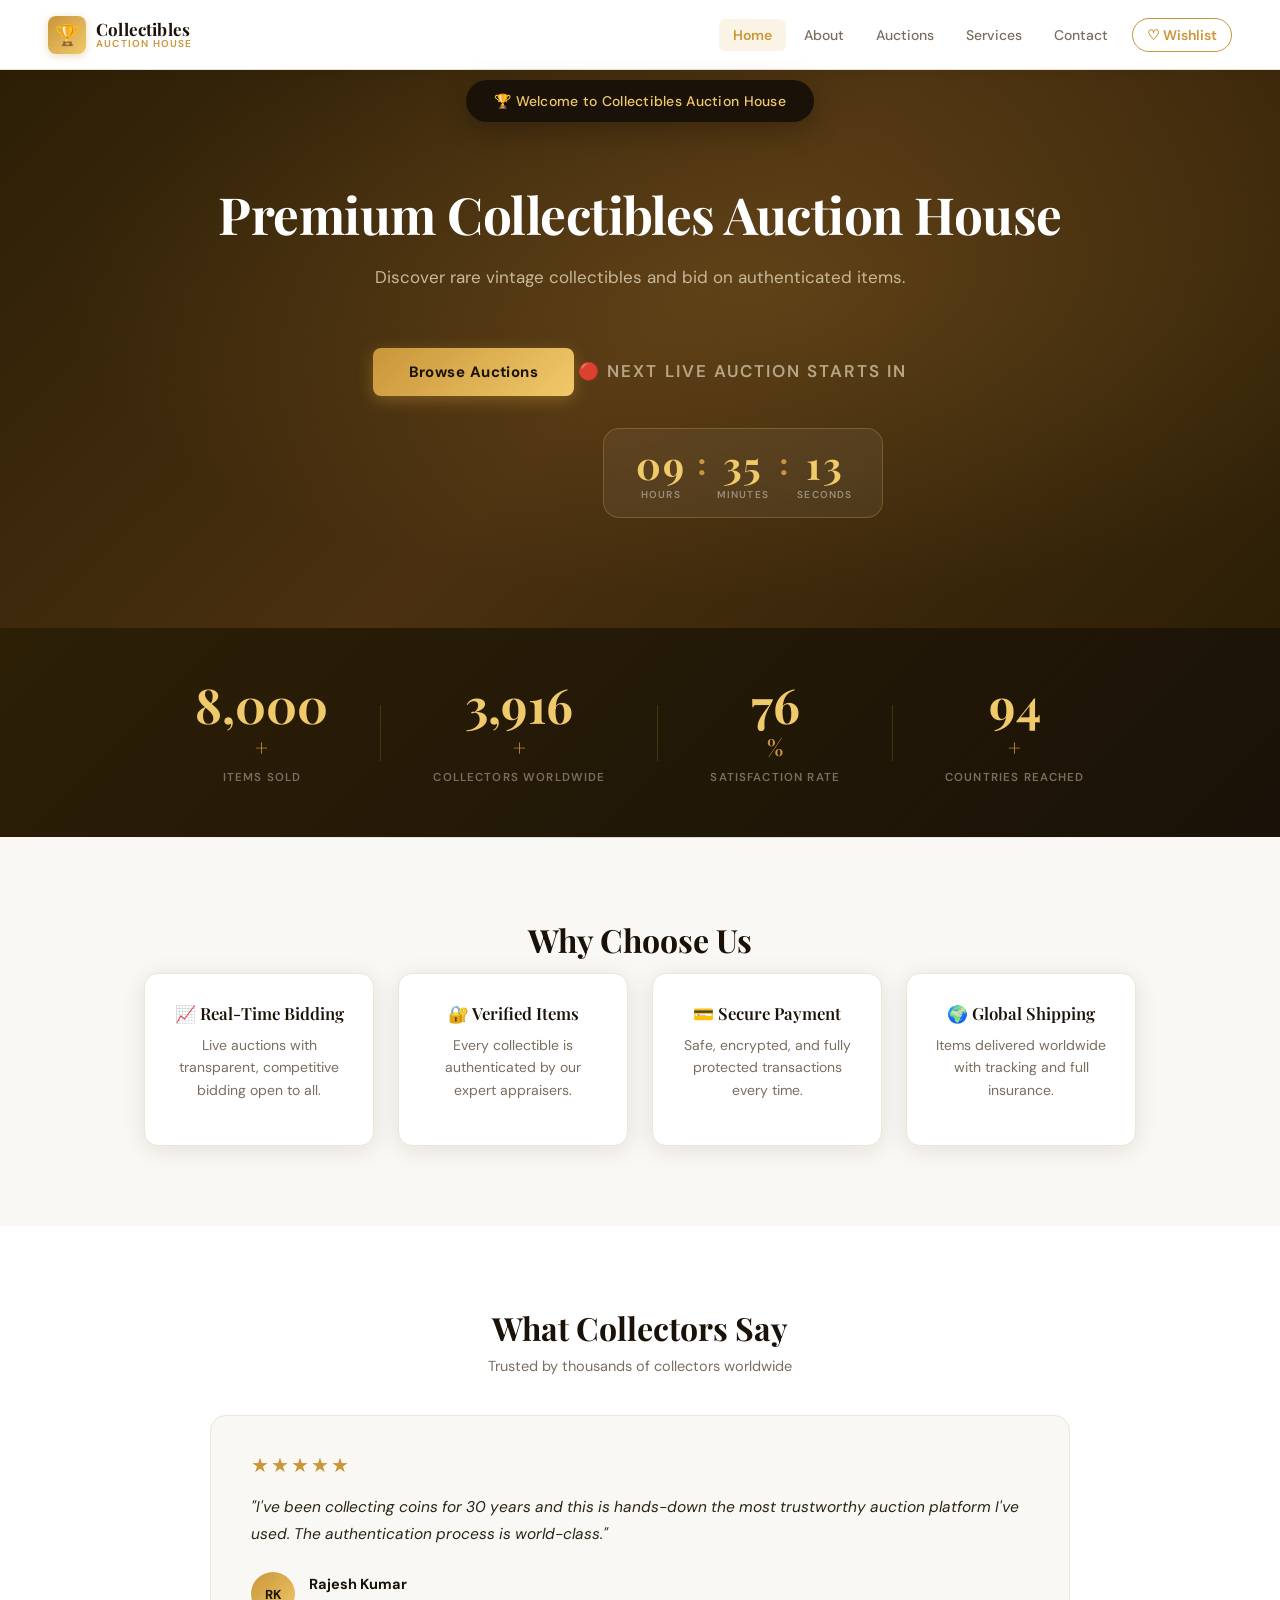
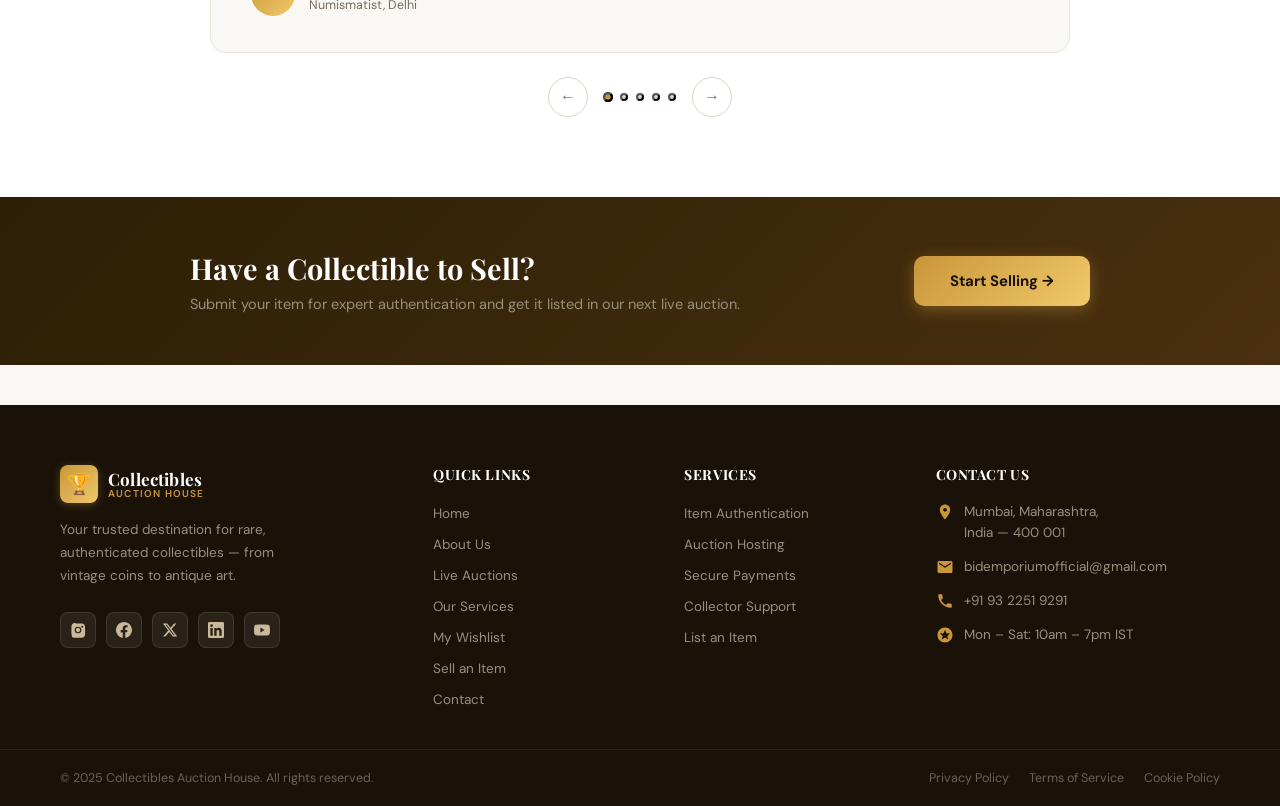
<file: index.html>
<!DOCTYPE html>
<html lang="en">
<head>
  <meta charset="UTF-8">
  <meta name="viewport" content="width=device-width, initial-scale=1.0">
  <title>Collectibles Auction House</title>
  <link rel="stylesheet" href="style.css">

  <!-- Favicon via emoji SVG -->
  <link rel="icon" href="data:image/svg+xml,<svg xmlns='http://www.w3.org/2000/svg' viewBox='0 0 100 100'><rect width='100' height='100' rx='18' fill='%23C9963A'/><text y='.9em' font-size='72' x='12'>🏆</text></svg>">
</head>
<body>

<!-- Welcome Banner (auto-dismisses in 3s via JS) -->
<div id="welcomeBanner">🏆 Welcome to Collectibles Auction House</div>

<header>
  <a href="index.html" class="logo">
    <div class="logo-icon">🏆</div>
    <div class="logo-text">
      <span>Collectibles</span>
      <span>Auction House</span>
    </div>
  </a>

  <nav>
    <a href="index.html">Home</a>
    <a href="about.html">About</a>
    <a href="product.html">Auctions</a>
    <a href="service.html">Services</a>
    <a href="contact.html">Contact</a>
    <a href="watchlist.html" class="watchlist-nav" id="watchlistNav">♡ Wishlist <span class="watchlist-count" id="watchlistCount">0</span></a>
  </nav>
</header>

<section class="hero">
  <h1>Premium Collectibles Auction House</h1>
  <p>Discover rare vintage collectibles and bid on authenticated items.</p>
  <button onclick="window.location.href='product.html'">Browse Auctions</button>

  <!-- Countdown Timer -->
  <div class="countdown-wrapper">
    <p class="countdown-label">🔴 Next Live Auction Starts In</p>
    <div class="countdown" id="heroCountdown">
      <div class="countdown-block">
        <span id="cd-hours">00</span>
        <small>Hours</small>
      </div>
      <div class="countdown-sep">:</div>
      <div class="countdown-block">
        <span id="cd-mins">00</span>
        <small>Minutes</small>
      </div>
      <div class="countdown-sep">:</div>
      <div class="countdown-block">
        <span id="cd-secs">00</span>
        <small>Seconds</small>
      </div>
    </div>
  </div>
</section>

<!-- Stats Banner -->
<section class="stats-banner">
  <div class="stat-item">
    <span class="stat-number" data-target="10000">0</span>
    <span class="stat-suffix">+</span>
    <p>Items Sold</p>
  </div>
  <div class="stat-divider"></div>
  <div class="stat-item">
    <span class="stat-number" data-target="5000">0</span>
    <span class="stat-suffix">+</span>
    <p>Collectors Worldwide</p>
  </div>
  <div class="stat-divider"></div>
  <div class="stat-item">
    <span class="stat-number" data-target="98">0</span>
    <span class="stat-suffix">%</span>
    <p>Satisfaction Rate</p>
  </div>
  <div class="stat-divider"></div>
  <div class="stat-item">
    <span class="stat-number" data-target="120">0</span>
    <span class="stat-suffix">+</span>
    <p>Countries Reached</p>
  </div>
</section>

<div class="divider"></div>

<section class="features">
  <h2>Why Choose Us</h2>
  <div class="grid">

    <div class="card">
      <h3>📈 Real-Time Bidding</h3>
      <p>Live auctions with transparent, competitive bidding open to all.</p>
    </div>

    <div class="card">
      <h3>🔐 Verified Items</h3>
      <p>Every collectible is authenticated by our expert appraisers.</p>
    </div>

    <div class="card">
      <h3>💳 Secure Payment</h3>
      <p>Safe, encrypted, and fully protected transactions every time.</p>
    </div>

    <div class="card">
      <h3>🌍 Global Shipping</h3>
      <p>Items delivered worldwide with tracking and full insurance.</p>
    </div>

  </div>
</section>

<!-- Testimonials -->
<section class="testimonials-section">
  <h2>What Collectors Say</h2>
  <p class="testimonials-sub">Trusted by thousands of collectors worldwide</p>
  <div class="testimonials-carousel">
    <div class="testimonials-track" id="testimonialsTrack">
      <div class="testimonial-card">
        <div class="stars">★★★★★</div>
        <p>"I've been collecting coins for 30 years and this is hands-down the most trustworthy auction platform I've used. The authentication process is world-class."</p>
        <div class="testimonial-author">
          <div class="author-avatar">RK</div>
          <div><strong>Rajesh Kumar</strong><span>Numismatist, Delhi</span></div>
        </div>
      </div>
      <div class="testimonial-card">
        <div class="stars">★★★★★</div>
        <p>"Won a rare 1920s painting at an incredible price. Delivery was insured, packed perfectly, and arrived in pristine condition. Will absolutely bid again."</p>
        <div class="testimonial-author">
          <div class="author-avatar">SP</div>
          <div><strong>Sophie Patel</strong><span>Art Collector, Mumbai</span></div>
        </div>
      </div>
      <div class="testimonial-card">
        <div class="stars">★★★★★</div>
        <p>"Sold three pieces through the seller portal — seamless process, fast authentication, and I received the best prices I've ever gotten for my militaria collection."</p>
        <div class="testimonial-author">
          <div class="author-avatar">JM</div>
          <div><strong>James Morrison</strong><span>Military Collector, London</span></div>
        </div>
      </div>
      <div class="testimonial-card">
        <div class="stars">★★★★★</div>
        <p>"The live bidding experience is thrilling — the countdown, the watcher count, the gavel sound. It feels like a real auction room. Absolutely addictive!"</p>
        <div class="testimonial-author">
          <div class="author-avatar">AL</div>
          <div><strong>Aiko Tanaka</strong><span>Vintage Watch Enthusiast, Tokyo</span></div>
        </div>
      </div>
      <div class="testimonial-card">
        <div class="stars">★★★★☆</div>
        <p>"Fantastic selection of stamps and maps. Customer support was very helpful when I had questions about provenance documents. Highly recommend."</p>
        <div class="testimonial-author">
          <div class="author-avatar">MV</div>
          <div><strong>Marco Vitale</strong><span>Philatelist, Milan</span></div>
        </div>
      </div>
    </div>
    <div class="carousel-controls">
      <button class="carousel-btn" id="carouselPrev">&#8592;</button>
      <div class="carousel-dots" id="carouselDots"></div>
      <button class="carousel-btn" id="carouselNext">&#8594;</button>
    </div>
  </div>
</section>

<!-- Seller CTA Banner -->
<section class="seller-cta-banner">
  <div class="seller-cta-content">
    <div>
      <h2>Have a Collectible to Sell?</h2>
      <p>Submit your item for expert authentication and get it listed in our next live auction.</p>
    </div>
    <a href="seller.html" class="seller-cta-btn">Start Selling →</a>
  </div>
</section>

<footer>© 2025 Collectibles Auction House. All rights reserved.</footer>
<script src="script.js"></script>
</body>
</html>
</file>
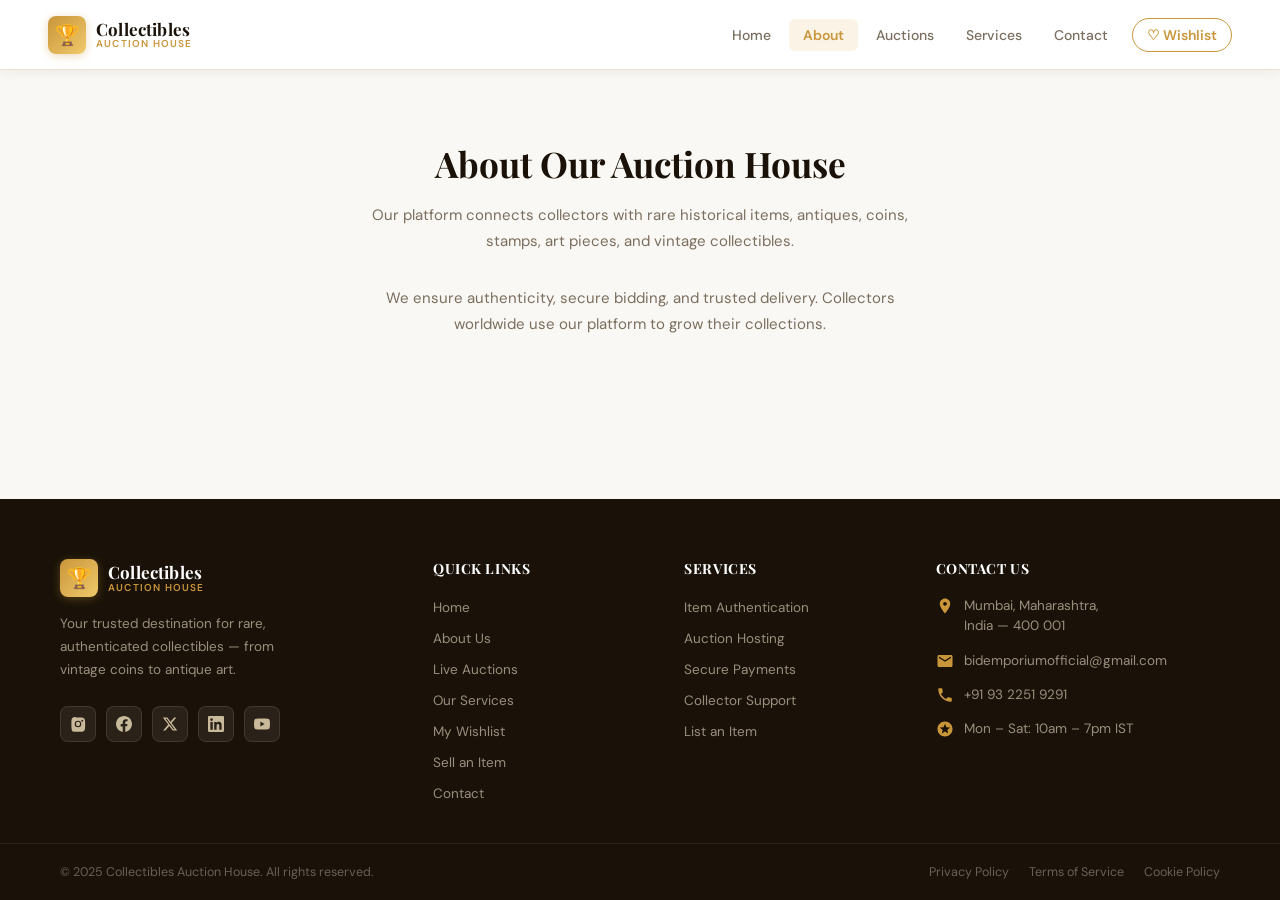
<file: about.html>
<!DOCTYPE html>
<html lang="en">
<head>
  <meta charset="UTF-8">
  <meta name="viewport" content="width=device-width, initial-scale=1.0">
  <title>About Us – Collectibles Auction House</title>
  <link rel="stylesheet" href="style.css">
  <link rel="icon" href="data:image/svg+xml,<svg xmlns='http://www.w3.org/2000/svg' viewBox='0 0 100 100'><rect width='100' height='100' rx='18' fill='%23C9963A'/><text y='.9em' font-size='72' x='12'>🏆</text></svg>">
</head>
<body>

<header>
  <a href="index.html" class="logo">
    <div class="logo-icon">🏆</div>
    <div class="logo-text">
      <span>Collectibles</span>
      <span>Auction House</span>
    </div>
  </a>

  <nav>
    <a href="index.html">Home</a>
    <a href="about.html">About</a>
    <a href="product.html">Auctions</a>
    <a href="service.html">Services</a>
    <a href="contact.html">Contact</a>
    <a href="watchlist.html" class="watchlist-nav" id="watchlistNav">♡ Wishlist <span class="watchlist-count" id="watchlistCount">0</span></a>
  </nav>
</header>

<section class="page">
  <h1>About Our Auction House</h1>

  <p>
    Our platform connects collectors with rare historical items,
    antiques, coins, stamps, art pieces, and vintage collectibles.
  </p>

  <p>
    We ensure authenticity, secure bidding, and trusted delivery.
    Collectors worldwide use our platform to grow their collections.
  </p>
</section>

<footer>© 2025 Collectibles Auction House. All rights reserved.</footer>

<script src="script.js"></script>
</body>
</html>
</file>
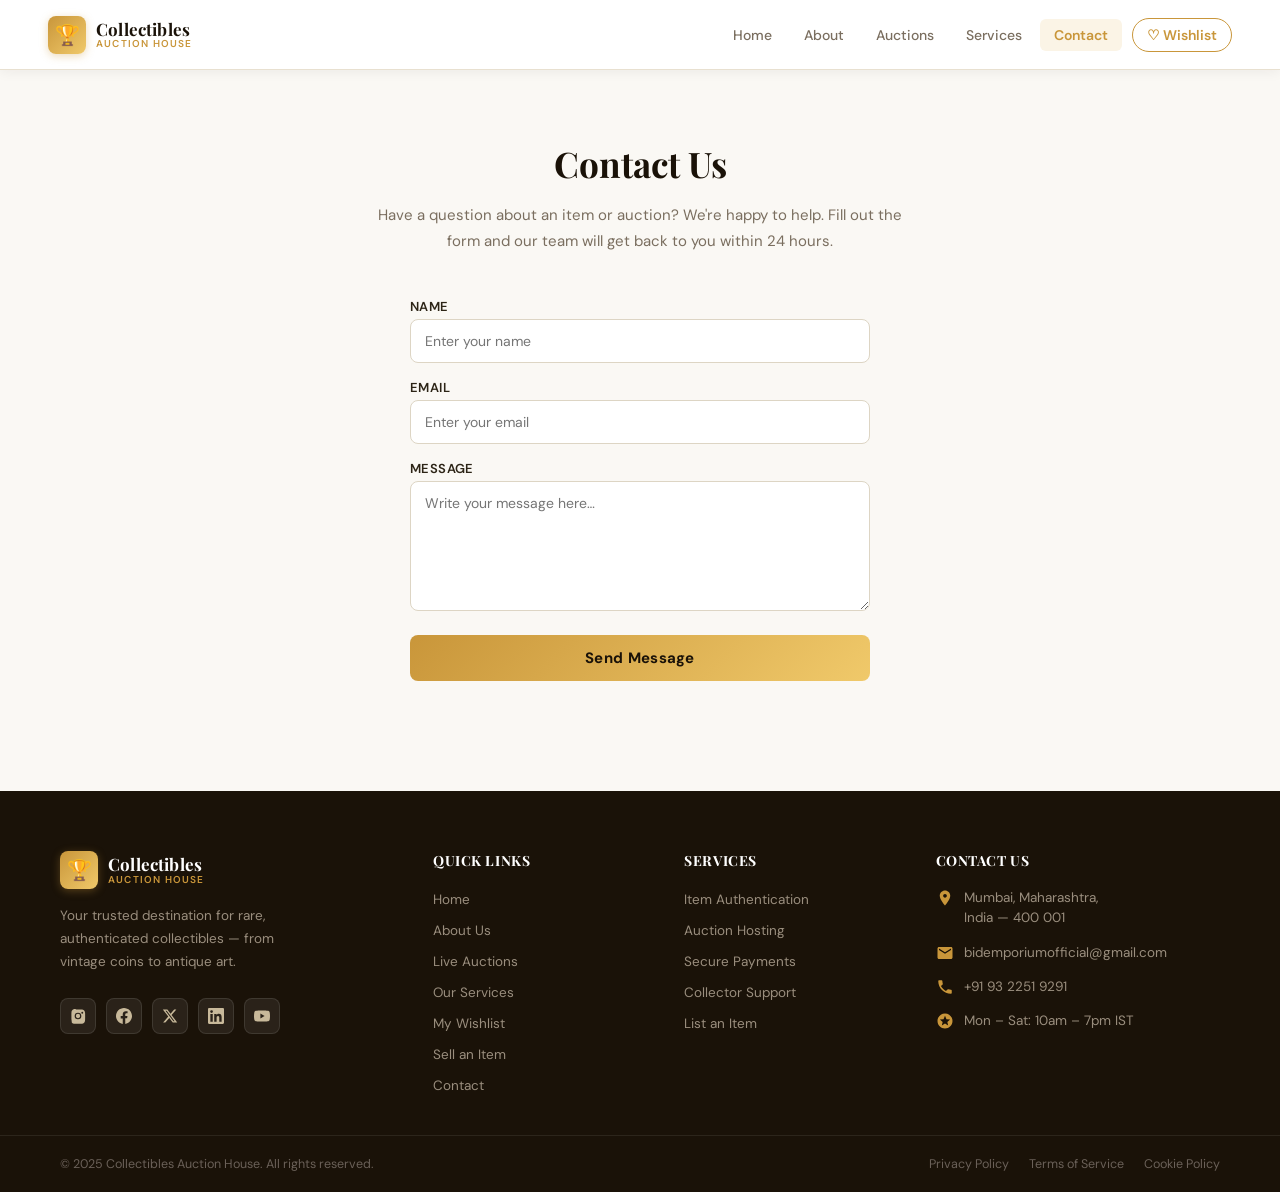
<file: contact.html>
<!DOCTYPE html>
<html lang="en">
<head>
  <meta charset="UTF-8">
  <meta name="viewport" content="width=device-width, initial-scale=1.0">
  <title>Contact – Collectibles Auction House</title>
  <link rel="stylesheet" href="style.css">
  <link rel="icon" href="data:image/svg+xml,<svg xmlns='http://www.w3.org/2000/svg' viewBox='0 0 100 100'><rect width='100' height='100' rx='18' fill='%23C9963A'/><text y='.9em' font-size='72' x='12'>🏆</text></svg>">
</head>
<body>

<header>
  <a href="index.html" class="logo">
    <div class="logo-icon">🏆</div>
    <div class="logo-text">
      <span>Collectibles</span>
      <span>Auction House</span>
    </div>
  </a>

  <nav>
    <a href="index.html">Home</a>
    <a href="about.html">About</a>
    <a href="product.html">Auctions</a>
    <a href="service.html">Services</a>
    <a href="contact.html">Contact</a>
    <a href="watchlist.html" class="watchlist-nav" id="watchlistNav">♡ Wishlist <span class="watchlist-count" id="watchlistCount">0</span></a>
  </nav>
</header>

<section class="page">
  <h1>Contact Us</h1>
  <p>Have a question about an item or auction? We're happy to help. Fill out the form and our team will get back to you within 24 hours.</p>

  <form id="contactForm">

    <label for="name">Name</label>
    <input type="text" id="name" placeholder="Enter your name" required>

    <label for="email">Email</label>
    <input type="email" id="email" placeholder="Enter your email" required>

    <label for="message">Message</label>
    <textarea id="message" placeholder="Write your message here…" required></textarea>

    <button type="submit">Send Message</button>

  </form>
</section>

<footer>© 2025 Collectibles Auction House. All rights reserved.</footer>

<script src="script.js"></script>
</body>
</html>
</file>
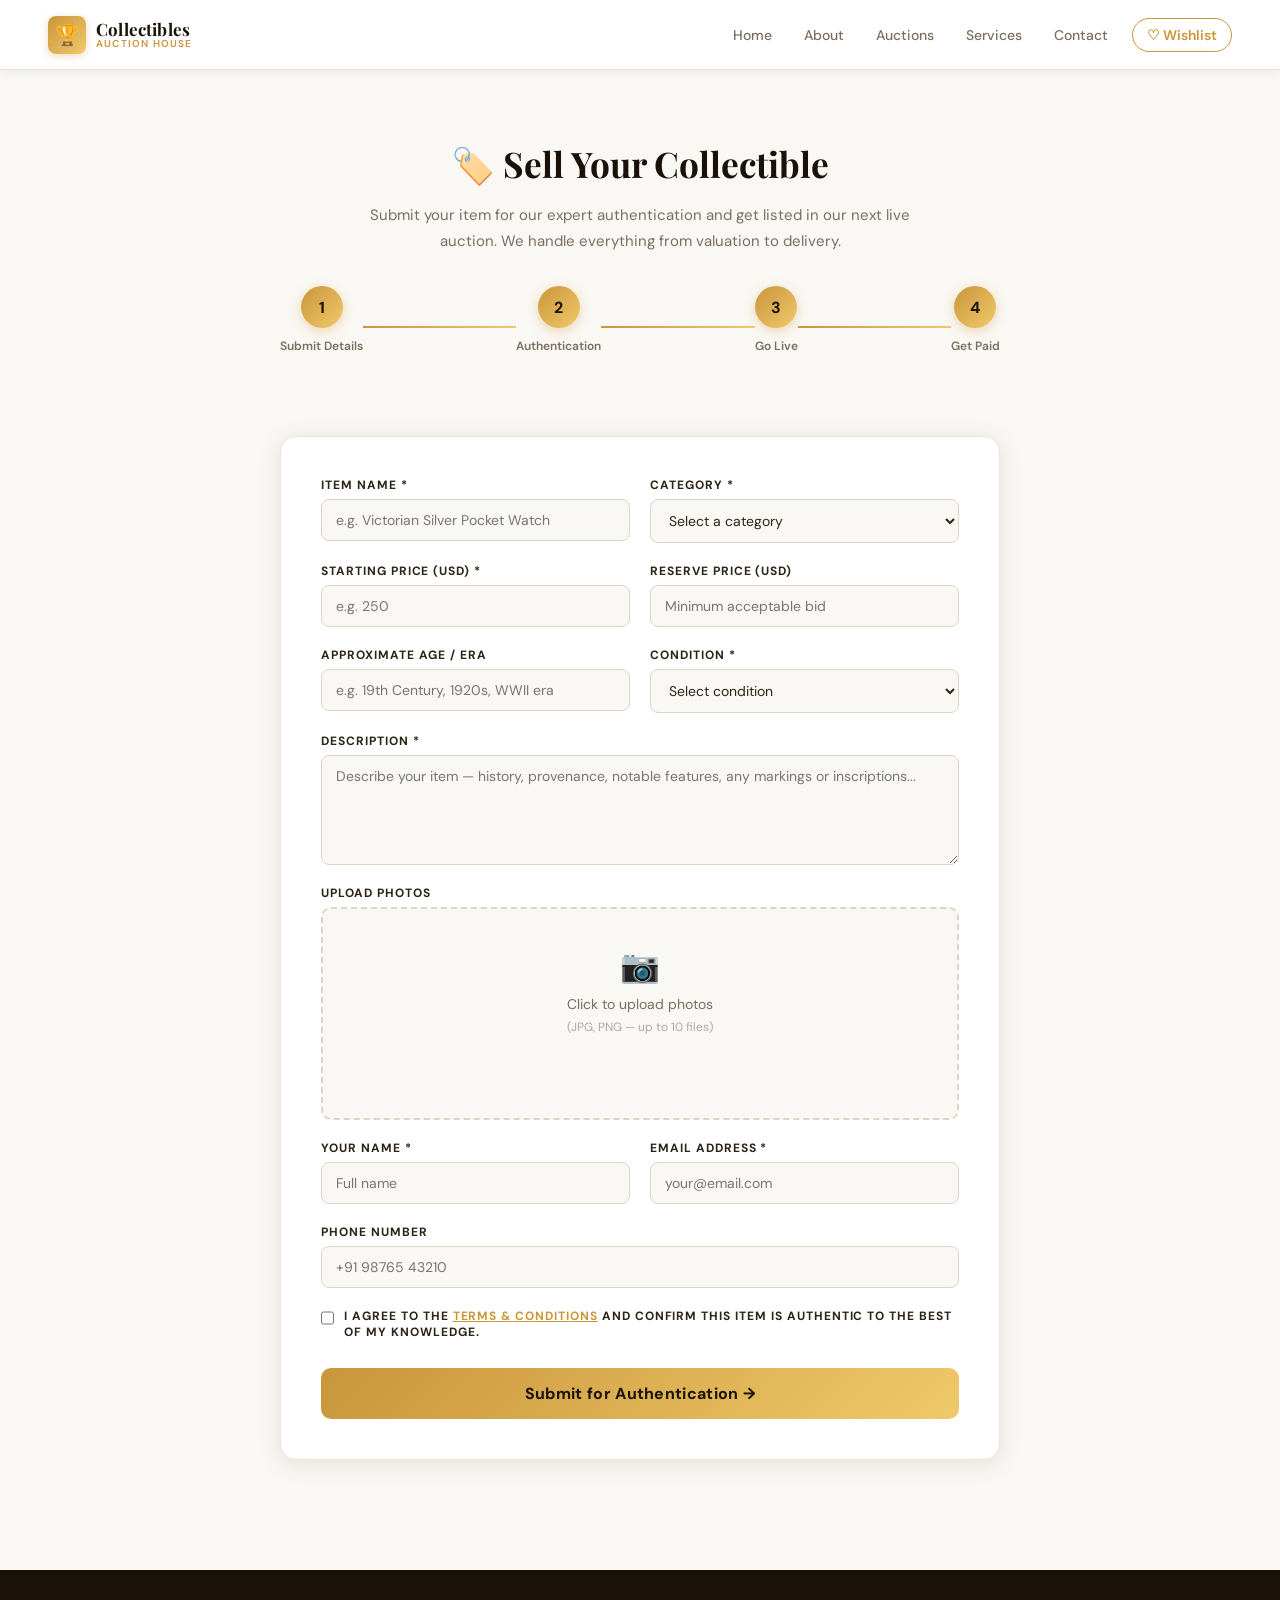
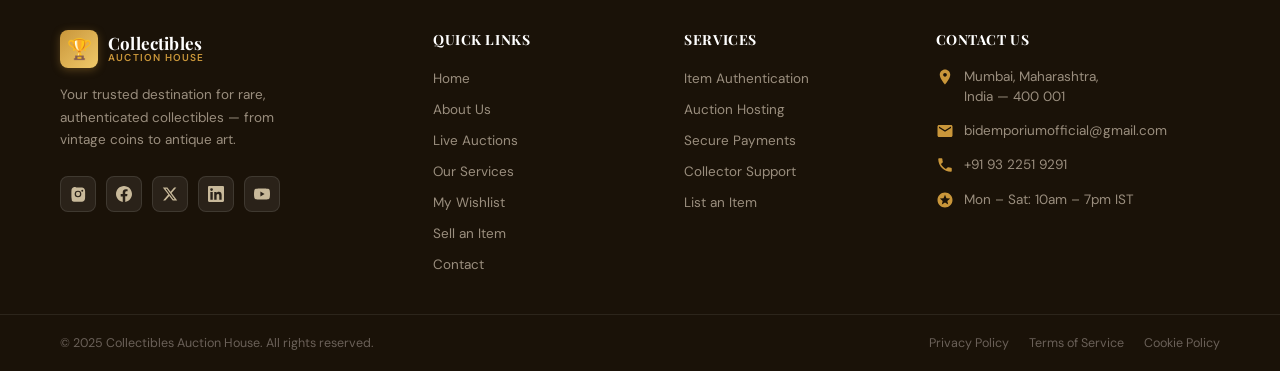
<file: seller.html>
<!DOCTYPE html>
<html lang="en">
<head>
  <meta charset="UTF-8">
  <meta name="viewport" content="width=device-width, initial-scale=1.0">
  <title>Sell an Item – Collectibles Auction House</title>
  <link rel="stylesheet" href="style.css">
  <link rel="icon" href="data:image/svg+xml,<svg xmlns='http://www.w3.org/2000/svg' viewBox='0 0 100 100'><rect width='100' height='100' rx='18' fill='%23C9963A'/><text y='.9em' font-size='72' x='12'>🏆</text></svg>">
</head>
<body>
<header>
  <a href="index.html" class="logo">
    <div class="logo-icon">🏆</div>
    <div class="logo-text"><span>Collectibles</span><span>Auction House</span></div>
  </a>
  <nav>
    <a href="index.html">Home</a>
    <a href="about.html">About</a>
    <a href="product.html">Auctions</a>
    <a href="service.html">Services</a>
    <a href="contact.html">Contact</a>
    <a href="watchlist.html" class="watchlist-nav" id="watchlistNav">♡ Wishlist <span class="watchlist-count" id="watchlistCount">0</span></a>
  </nav>
</header>

<section class="page seller-page">
  <h1>🏷️ Sell Your Collectible</h1>
  <p>Submit your item for our expert authentication and get listed in our next live auction. We handle everything from valuation to delivery.</p>

  <div class="seller-steps">
    <div class="seller-step"><span>1</span><p>Submit Details</p></div>
    <div class="seller-step-line"></div>
    <div class="seller-step"><span>2</span><p>Authentication</p></div>
    <div class="seller-step-line"></div>
    <div class="seller-step"><span>3</span><p>Go Live</p></div>
    <div class="seller-step-line"></div>
    <div class="seller-step"><span>4</span><p>Get Paid</p></div>
  </div>

  <form id="sellerForm" class="seller-form">

    <div class="form-row">
      <div class="form-group">
        <label for="itemName">Item Name *</label>
        <input type="text" id="itemName" placeholder="e.g. Victorian Silver Pocket Watch" required>
      </div>
      <div class="form-group">
        <label for="itemCategory">Category *</label>
        <select id="itemCategory" required>
          <option value="" disabled selected>Select a category</option>
          <option>Coins & Currency</option>
          <option>Paintings & Art</option>
          <option>Stamps</option>
          <option>Watches & Clocks</option>
          <option>Weapons & Militaria</option>
          <option>Jewellery</option>
          <option>Furniture & Décor</option>
          <option>Maps & Documents</option>
          <option>Sculptures</option>
          <option>Other</option>
        </select>
      </div>
    </div>

    <div class="form-row">
      <div class="form-group">
        <label for="startPrice">Starting Price (USD) *</label>
        <input type="number" id="startPrice" placeholder="e.g. 250" min="1" required>
      </div>
      <div class="form-group">
        <label for="reservePrice">Reserve Price (USD)</label>
        <input type="number" id="reservePrice" placeholder="Minimum acceptable bid">
      </div>
    </div>

    <div class="form-row">
      <div class="form-group">
        <label for="itemAge">Approximate Age / Era</label>
        <input type="text" id="itemAge" placeholder="e.g. 19th Century, 1920s, WWII era">
      </div>
      <div class="form-group">
        <label for="itemCondition">Condition *</label>
        <select id="itemCondition" required>
          <option value="" disabled selected>Select condition</option>
          <option>Mint / Uncirculated</option>
          <option>Excellent</option>
          <option>Very Good</option>
          <option>Good</option>
          <option>Fair / Used</option>
          <option>Restored</option>
        </select>
      </div>
    </div>

    <div class="form-group full-width">
      <label for="itemDescription">Description *</label>
      <textarea id="itemDescription" rows="4" placeholder="Describe your item — history, provenance, notable features, any markings or inscriptions..." required></textarea>
    </div>

    <div class="form-group full-width">
      <label for="itemPhotos">Upload Photos</label>
      <div class="photo-upload-zone" id="photoUploadZone">
        <input type="file" id="itemPhotos" accept="image/*" multiple style="display:none">
        <div class="upload-prompt" onclick="document.getElementById('itemPhotos').click()">
          <span class="upload-icon">📷</span>
          <p>Click to upload photos <span>(JPG, PNG — up to 10 files)</span></p>
        </div>
        <div class="photo-previews" id="photoPreviews"></div>
      </div>
    </div>

    <div class="form-row">
      <div class="form-group">
        <label for="sellerName">Your Name *</label>
        <input type="text" id="sellerName" placeholder="Full name" required>
      </div>
      <div class="form-group">
        <label for="sellerEmail">Email Address *</label>
        <input type="email" id="sellerEmail" placeholder="your@email.com" required>
      </div>
    </div>

    <div class="form-group full-width">
      <label for="sellerPhone">Phone Number</label>
      <input type="tel" id="sellerPhone" placeholder="+91 98765 43210">
    </div>

    <div class="form-group full-width seller-terms">
      <label class="checkbox-label">
        <input type="checkbox" id="agreeTerms" required>
        <span>I agree to the <a href="#">Terms & Conditions</a> and confirm this item is authentic to the best of my knowledge.</span>
      </label>
    </div>

    <button type="submit" class="seller-submit">Submit for Authentication →</button>
  </form>
</section>

<footer>© 2025 Collectibles Auction House. All rights reserved.</footer>
<script src="script.js"></script>
</body>
</html>
</file>
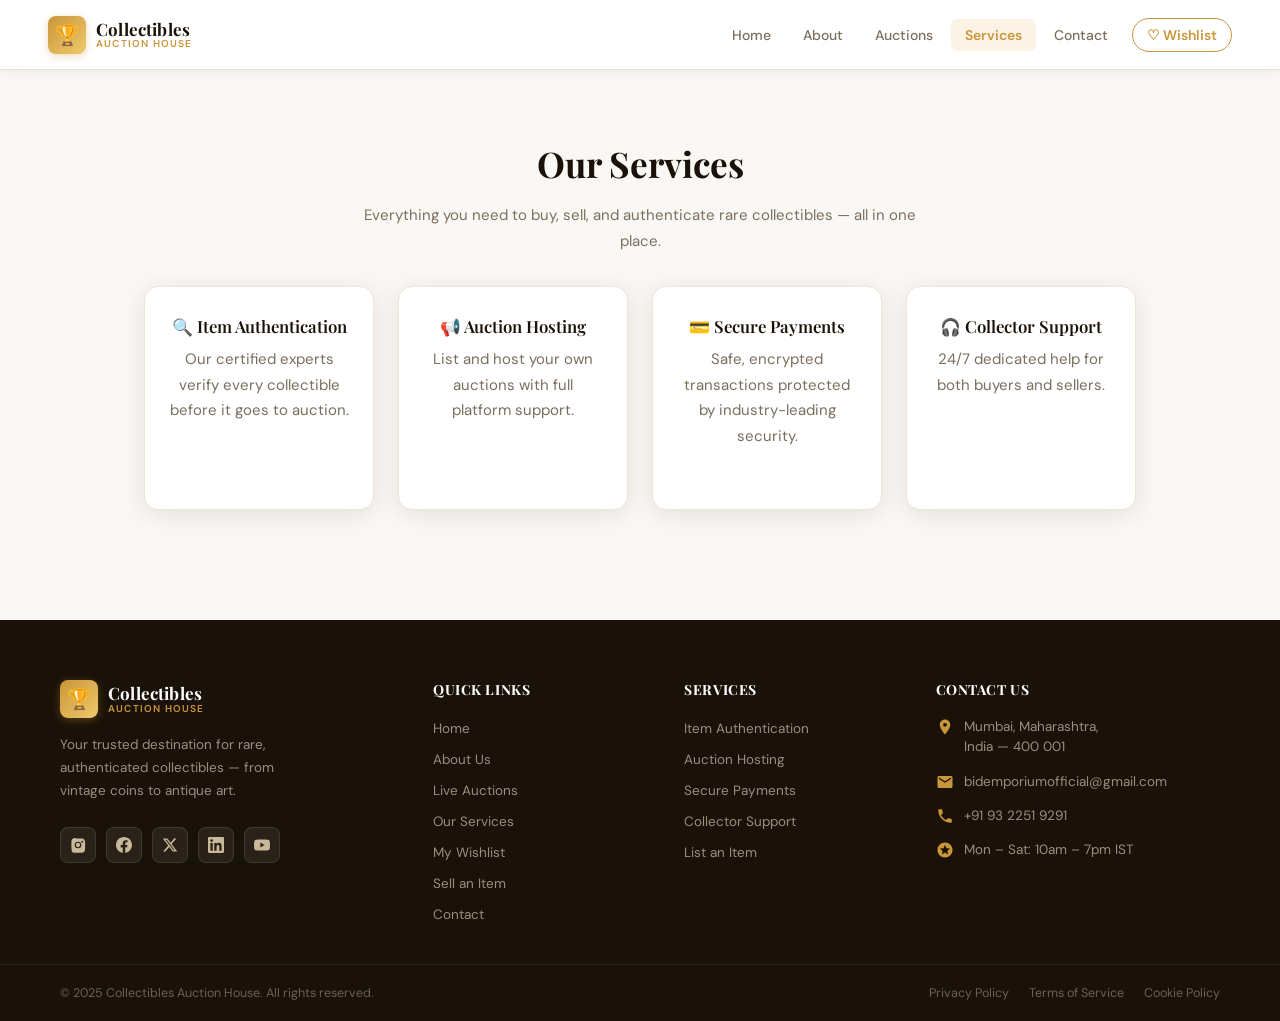
<file: service.html>
<!DOCTYPE html>
<html lang="en">
<head>
  <meta charset="UTF-8">
  <meta name="viewport" content="width=device-width, initial-scale=1.0">
  <title>Services – Collectibles Auction House</title>
  <link rel="stylesheet" href="style.css">
  <link rel="icon" href="data:image/svg+xml,<svg xmlns='http://www.w3.org/2000/svg' viewBox='0 0 100 100'><rect width='100' height='100' rx='18' fill='%23C9963A'/><text y='.9em' font-size='72' x='12'>🏆</text></svg>">
</head>
<body>

<header>
  <a href="index.html" class="logo">
    <div class="logo-icon">🏆</div>
    <div class="logo-text">
      <span>Collectibles</span>
      <span>Auction House</span>
    </div>
  </a>

  <nav>
    <a href="index.html">Home</a>
    <a href="about.html">About</a>
    <a href="product.html">Auctions</a>
    <a href="service.html">Services</a>
    <a href="contact.html">Contact</a>
    <a href="watchlist.html" class="watchlist-nav" id="watchlistNav">♡ Wishlist <span class="watchlist-count" id="watchlistCount">0</span></a>
  </nav>
</header>

<section class="page">
  <h1>Our Services</h1>
  <p>Everything you need to buy, sell, and authenticate rare collectibles — all in one place.</p>

  <div class="grid">

    <div class="card">
      <h3>🔍 Item Authentication</h3>
      <p>Our certified experts verify every collectible before it goes to auction.</p>
    </div>

    <div class="card">
      <h3>📢 Auction Hosting</h3>
      <p>List and host your own auctions with full platform support.</p>
    </div>

    <div class="card">
      <h3>💳 Secure Payments</h3>
      <p>Safe, encrypted transactions protected by industry-leading security.</p>
    </div>

    <div class="card">
      <h3>🎧 Collector Support</h3>
      <p>24/7 dedicated help for both buyers and sellers.</p>
    </div>

  </div>
</section>

<footer>© 2025 Collectibles Auction House. All rights reserved.</footer>

<script src="script.js"></script>
</body>
</html>
</file>
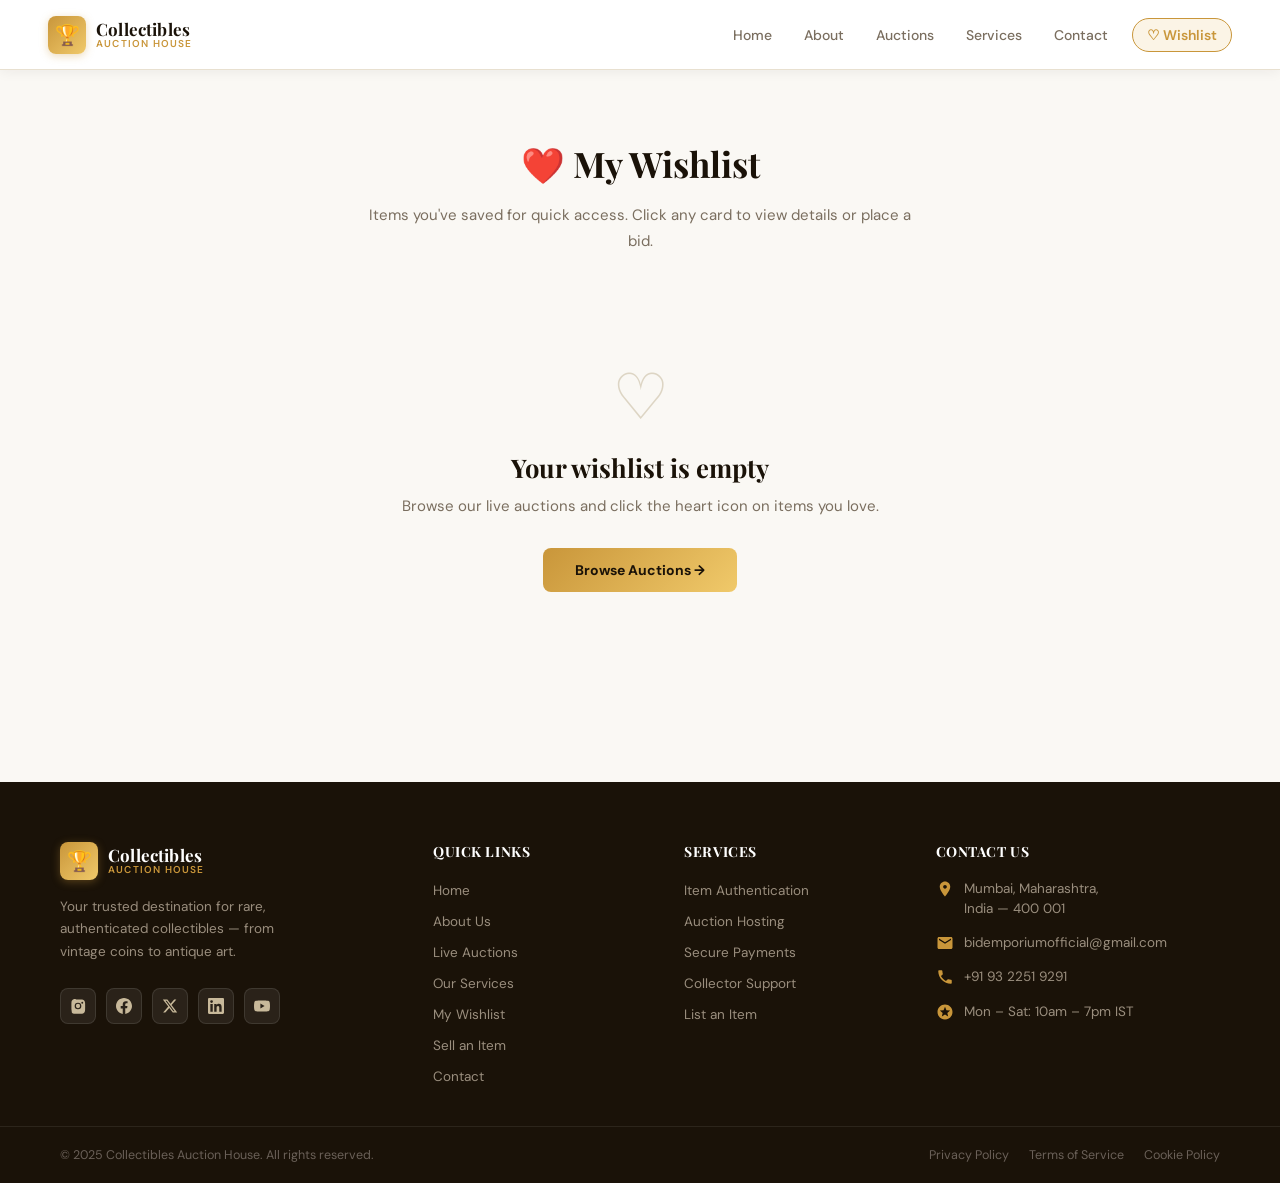
<file: watchlist.html>
<!DOCTYPE html>
<html lang="en">
<head>
  <meta charset="UTF-8">
  <meta name="viewport" content="width=device-width, initial-scale=1.0">
  <title>My Watchlist – Collectibles Auction House</title>
  <link rel="stylesheet" href="style.css">
  <link rel="icon" href="data:image/svg+xml,<svg xmlns='http://www.w3.org/2000/svg' viewBox='0 0 100 100'><rect width='100' height='100' rx='18' fill='%23C9963A'/><text y='.9em' font-size='72' x='12'>🏆</text></svg>">
</head>
<body>
<header>
  <a href="index.html" class="logo">
    <div class="logo-icon">🏆</div>
    <div class="logo-text"><span>Collectibles</span><span>Auction House</span></div>
  </a>
  <nav>
    <a href="index.html">Home</a>
    <a href="about.html">About</a>
    <a href="product.html">Auctions</a>
    <a href="service.html">Services</a>
    <a href="contact.html">Contact</a>
    <a href="watchlist.html" class="watchlist-nav" id="watchlistNav">♡ Wishlist <span class="watchlist-count" id="watchlistCount">0</span></a>
  </nav>
</header>

<section class="page">
  <h1>❤️ My Wishlist</h1>
  <p>Items you've saved for quick access. Click any card to view details or place a bid.</p>
  <div id="watchlistGrid" class="grid"></div>
  <div id="watchlistEmpty" class="watchlist-empty" style="display:none;">
    <div class="empty-icon">♡</div>
    <h3>Your wishlist is empty</h3>
    <p>Browse our live auctions and click the heart icon on items you love.</p>
    <a href="product.html" class="empty-cta">Browse Auctions →</a>
  </div>
</section>

<canvas id="confettiCanvas"></canvas>
<footer>© 2025 Collectibles Auction House. All rights reserved.</footer>
<script src="script.js"></script>
</body>
</html>
</file>
<file: style.css>
/* ── Google Fonts ── */
@import url('https://fonts.googleapis.com/css2?family=Playfair+Display:wght@600;700&family=DM+Sans:wght@400;500;600&display=swap');

/* ── Reset & Base ── */
*, *::before, *::after { box-sizing: border-box; margin: 0; padding: 0; }

:root {
  --gold:    #C9963A;
  --gold-lt: #F0C96A;
  --dark:    #1A1208;
  --ink:     #2C2416;
  --muted:   #7A6E5F;
  --bg:      #FAF8F4;
  --white:   #FFFFFF;
  --shadow:  0 4px 24px rgba(30,20,0,0.10);
}

body {
  font-family: 'DM Sans', Arial, sans-serif;
  background: var(--bg);
  color: var(--ink);
  min-height: 100vh;
  display: flex;
  flex-direction: column;
}

/* ── Header & Logo ── */
header {
  display: flex;
  justify-content: space-between;
  align-items: center;
  padding: 0 48px;
  height: 70px;
  background: var(--white);
  border-bottom: 1px solid #E8E0D0;
  position: sticky;
  top: 0;
  z-index: 100;
  box-shadow: 0 2px 12px rgba(30,20,0,0.06);
}

/* Logo */
.logo {
  display: flex;
  align-items: center;
  gap: 10px;
  text-decoration: none;
  color: var(--dark);
}

.logo-icon {
  width: 38px;
  height: 38px;
  background: linear-gradient(135deg, var(--gold), var(--gold-lt));
  border-radius: 8px;
  display: flex;
  align-items: center;
  justify-content: center;
  font-size: 20px;
  box-shadow: 0 2px 8px rgba(201,150,58,0.35);
  flex-shrink: 0;
}

.logo-text {
  display: flex;
  flex-direction: column;
  line-height: 1.1;
}

.logo-text span:first-child {
  font-family: 'Playfair Display', serif;
  font-size: 17px;
  font-weight: 700;
  color: var(--dark);
  letter-spacing: 0.01em;
}

.logo-text span:last-child {
  font-size: 10px;
  font-weight: 600;
  letter-spacing: 0.12em;
  text-transform: uppercase;
  color: var(--gold);
}

/* ── Nav ── */
nav {
  display: flex;
  align-items: center;
  gap: 4px;
}

nav a {
  padding: 7px 14px;
  text-decoration: none;
  color: var(--muted);
  font-weight: 500;
  font-size: 14px;
  border-radius: 6px;
  transition: color 0.2s, background 0.2s;
}

nav a:hover {
  color: var(--dark);
  background: #F3EDE0;
}

nav a.active {
  color: var(--gold);
  background: #FBF4E6;
  font-weight: 600;
}

/* ── Welcome Banner ── */
#welcomeBanner {
  position: fixed;
  top: 80px;
  left: 50%;
  transform: translateX(-50%);
  background: var(--dark);
  color: var(--gold-lt);
  padding: 12px 28px;
  border-radius: 40px;
  font-size: 14px;
  font-weight: 500;
  letter-spacing: 0.02em;
  display: flex;
  align-items: center;
  gap: 8px;
  z-index: 999;
  box-shadow: 0 8px 28px rgba(0,0,0,0.25);
  transition: opacity 0.6s ease, transform 0.6s ease;
}

#welcomeBanner.hide {
  opacity: 0;
  transform: translateX(-50%) translateY(-10px);
}

/* ── Toast ── */
#toast {
  position: fixed;
  bottom: 32px;
  right: 32px;
  background: var(--dark);
  color: var(--white);
  padding: 14px 22px;
  border-radius: 10px;
  font-size: 14px;
  font-weight: 500;
  z-index: 9999;
  opacity: 0;
  transform: translateY(10px);
  transition: opacity 0.3s, transform 0.3s;
  pointer-events: none;
  max-width: 320px;
  box-shadow: 0 6px 24px rgba(0,0,0,0.25);
  border-left: 4px solid var(--gold);
}

#toast.show {
  opacity: 1;
  transform: translateY(0);
}

/* ── Hero Section ── */
.hero {
  background: linear-gradient(135deg, #2C1F06 0%, #4A3010 50%, #2C1F06 100%);
  color: var(--white);
  text-align: center;
  padding: 110px 20px;
  position: relative;
  overflow: hidden;
}

.hero::before {
  content: '';
  position: absolute;
  inset: 0;
  background: radial-gradient(ellipse at 60% 40%, rgba(201,150,58,0.18) 0%, transparent 65%);
}

.hero h1 {
  font-family: 'Playfair Display', serif;
  font-size: clamp(2rem, 5vw, 3.2rem);
  font-weight: 700;
  letter-spacing: -0.01em;
  margin-bottom: 18px;
  position: relative;
}

.hero p {
  font-size: 17px;
  color: #C8B99A;
  margin-bottom: 36px;
  position: relative;
}

.hero button {
  padding: 14px 36px;
  background: linear-gradient(135deg, var(--gold), var(--gold-lt));
  color: var(--dark);
  border: none;
  border-radius: 8px;
  cursor: pointer;
  font-family: 'DM Sans', sans-serif;
  font-weight: 700;
  font-size: 15px;
  letter-spacing: 0.03em;
  position: relative;
  transition: transform 0.2s, box-shadow 0.2s;
  box-shadow: 0 4px 16px rgba(201,150,58,0.40);
}

.hero button:hover {
  transform: translateY(-2px);
  box-shadow: 0 8px 24px rgba(201,150,58,0.50);
}

/* ── Features Section ── */
.features {
  padding: 80px 40px;
  text-align: center;
}

.features h2 {
  font-family: 'Playfair Display', serif;
  font-size: 2rem;
  font-weight: 700;
  color: var(--dark);
  margin-bottom: 12px;
}

.features > p {
  color: var(--muted);
  margin-bottom: 48px;
}

/* ── Grid & Cards ── */
.grid {
  display: flex;
  gap: 24px;
  justify-content: center;
  flex-wrap: wrap;
}

.card {
  background: var(--white);
  padding: 28px 24px;
  width: 230px;
  border-radius: 14px;
  box-shadow: var(--shadow);
  border: 1px solid #EDE5D6;
  transition: transform 0.22s, box-shadow 0.22s;
  text-align: center;
}

.card:hover {
  transform: translateY(-4px);
  box-shadow: 0 10px 32px rgba(30,20,0,0.13);
}

.card h3 {
  font-family: 'Playfair Display', serif;
  font-size: 1.05rem;
  font-weight: 600;
  color: var(--dark);
  margin-bottom: 10px;
}

.card p {
  font-size: 14px;
  color: var(--muted);
  line-height: 1.6;
  margin-bottom: 16px;
}

/* Auction cards */
.auction-card {
  position: relative;
  padding: 0;
  overflow: hidden;
  width: 260px;
  text-align: left;
}

/* Card image */
.card-img-wrap {
  position: relative;
  width: 100%;
  height: 175px;
  overflow: hidden;
  border-radius: 14px 14px 0 0;
}
.card-img {
  width: 100%;
  height: 100%;
  object-fit: cover;
  transition: transform 0.4s ease;
  display: block;
}
.auction-card:hover .card-img {
  transform: scale(1.07);
}

/* Live / Hot badge */
.card-badge {
  position: absolute;
  top: 10px;
  left: 10px;
  background: rgba(26,18,8,0.82);
  color: var(--gold-lt);
  font-size: 11px;
  font-weight: 700;
  letter-spacing: 0.06em;
  padding: 4px 10px;
  border-radius: 20px;
  backdrop-filter: blur(4px);
  border: 1px solid rgba(201,150,58,0.35);
}
.hot-badge {
  background: rgba(180,40,20,0.85);
  color: #FFD0C0;
  border-color: rgba(255,100,60,0.4);
}

/* Card body inner padding */
.card-body {
  padding: 14px 16px 16px;
}
.card-body h3 { margin-bottom: 6px; text-align: left; }
.card-body p  { margin-bottom: 10px; text-align: left; }

/* Watcher bar */
.watcher-bar {
  display: flex;
  align-items: center;
  gap: 7px;
  margin-bottom: 10px;
}
.pulse-dot {
  width: 8px;
  height: 8px;
  border-radius: 50%;
  background: #e05a7a;
  flex-shrink: 0;
  animation: pulse-ring 1.6s ease-out infinite;
}
@keyframes pulse-ring {
  0%   { box-shadow: 0 0 0 0 rgba(224,90,122,0.7); }
  70%  { box-shadow: 0 0 0 7px rgba(224,90,122,0); }
  100% { box-shadow: 0 0 0 0 rgba(224,90,122,0); }
}
.watcher-text {
  font-size: 12px;
  font-weight: 600;
  color: #e05a7a;
}

/* Confetti canvas */
#confettiCanvas {
  position: fixed;
  top: 0; left: 0;
  width: 100%; height: 100%;
  pointer-events: none;
  z-index: 99999;
  display: none;
}

.bid-amount {
  font-size: 13px;
  font-weight: 600;
  color: var(--gold);
  margin-bottom: 14px;
  display: block;
}

.card button {
  width: 100%;
  padding: 10px 16px;
  background: linear-gradient(135deg, var(--dark), #3A2A0E);
  color: var(--white);
  border: none;
  border-radius: 7px;
  cursor: pointer;
  font-family: 'DM Sans', sans-serif;
  font-weight: 600;
  font-size: 13px;
  transition: background 0.2s, transform 0.15s;
}

.card button:hover {
  background: linear-gradient(135deg, var(--gold), #A8782A);
  color: var(--dark);
  transform: scale(1.03);
}

/* ── Page Section ── */
.page {
  padding: 70px 40px;
  text-align: center;
  flex: 1;
}

.page h1 {
  font-family: 'Playfair Display', serif;
  font-size: 2.2rem;
  font-weight: 700;
  color: var(--dark);
  margin-bottom: 16px;
}

.page p {
  color: var(--muted);
  max-width: 560px;
  margin: 0 auto 32px;
  line-height: 1.7;
  font-size: 15px;
}

/* ── Contact Form ── */
form {
  max-width: 460px;
  margin: 0 auto;
  display: flex;
  flex-direction: column;
  gap: 4px;
  text-align: left;
}

label {
  font-size: 13px;
  font-weight: 600;
  color: var(--ink);
  margin-top: 12px;
  letter-spacing: 0.03em;
  text-transform: uppercase;
}

input, textarea {
  padding: 12px 14px;
  border: 1.5px solid #DDD5C4;
  border-radius: 8px;
  background: var(--white);
  font-family: 'DM Sans', sans-serif;
  font-size: 14px;
  color: var(--ink);
  transition: border-color 0.2s, box-shadow 0.2s;
  outline: none;
}

input:focus, textarea:focus {
  border-color: var(--gold);
  box-shadow: 0 0 0 3px rgba(201,150,58,0.15);
}

textarea {
  min-height: 130px;
  resize: vertical;
}

form button {
  margin-top: 20px;
  padding: 13px;
  background: linear-gradient(135deg, var(--gold), var(--gold-lt));
  color: var(--dark);
  border: none;
  border-radius: 8px;
  cursor: pointer;
  font-family: 'DM Sans', sans-serif;
  font-weight: 700;
  font-size: 15px;
  letter-spacing: 0.02em;
  transition: transform 0.2s, box-shadow 0.2s;
}

form button:hover {
  transform: translateY(-2px);
  box-shadow: 0 6px 20px rgba(201,150,58,0.35);
}

/* ── Watchlist Nav Badge ── */
.watchlist-nav {
  display: flex !important;
  align-items: center;
  gap: 6px;
  padding: 7px 14px !important;
  border: 1.5px solid var(--gold) !important;
  border-radius: 20px !important;
  color: var(--gold) !important;
  font-weight: 600 !important;
  margin-left: 6px;
  transition: background 0.2s, color 0.2s !important;
}
.watchlist-nav:hover {
  background: var(--gold) !important;
  color: var(--dark) !important;
}
.watchlist-count {
  background: var(--gold);
  color: var(--dark);
  font-size: 11px;
  font-weight: 700;
  min-width: 18px;
  height: 18px;
  border-radius: 10px;
  display: inline-flex;
  align-items: center;
  justify-content: center;
  padding: 0 5px;
}
.watchlist-nav:hover .watchlist-count {
  background: var(--dark);
  color: var(--gold-lt);
}

/* ── Countdown Timer ── */
.countdown-wrapper {
  margin-top: 36px;
  display: inline-flex;
  flex-direction: column;
  align-items: center;
  gap: 10px;
}
.countdown-label {
  font-size: 11.5px;
  font-weight: 600;
  letter-spacing: 0.12em;
  text-transform: uppercase;
  color: #C8B99A;
  opacity: 0.85;
}
.countdown {
  display: flex;
  align-items: center;
  gap: 4px;
  background: rgba(255,255,255,0.06);
  border: 1px solid rgba(201,150,58,0.35);
  border-radius: 16px;
  padding: 14px 26px;
  backdrop-filter: blur(8px);
}
.countdown-block {
  display: flex;
  flex-direction: column;
  align-items: center;
  min-width: 62px;
}
.countdown-block span {
  font-family: 'Playfair Display', serif;
  font-size: 2.4rem;
  font-weight: 700;
  color: var(--gold-lt);
  line-height: 1;
  letter-spacing: 0.04em;
}
.countdown-block small {
  font-size: 10px;
  font-weight: 600;
  letter-spacing: 0.12em;
  text-transform: uppercase;
  color: #9A8E7E;
  margin-top: 5px;
}
.countdown-sep {
  font-size: 2rem;
  font-weight: 700;
  color: var(--gold);
  margin-bottom: 18px;
  padding: 0 2px;
}

/* ── Stats Banner ── */
.stats-banner {
  display: flex;
  align-items: center;
  justify-content: center;
  background: linear-gradient(135deg, #2C1F06 0%, #1A1208 100%);
  padding: 52px 40px;
  flex-wrap: wrap;
  gap: 0;
}
.stat-item {
  display: flex;
  flex-direction: column;
  align-items: center;
  padding: 0 52px;
}
.stat-number-wrap {
  display: flex;
  align-items: flex-start;
  line-height: 1;
}
.stat-item .stat-number {
  font-family: 'Playfair Display', serif;
  font-size: 3rem;
  font-weight: 700;
  color: var(--gold-lt);
  line-height: 1;
}
.stat-item .stat-suffix {
  font-family: 'Playfair Display', serif;
  font-size: 1.4rem;
  font-weight: 700;
  color: var(--gold);
  margin-top: 4px;
}
.stat-item p {
  font-size: 11.5px;
  font-weight: 600;
  letter-spacing: 0.1em;
  text-transform: uppercase;
  color: #7A6E5F;
  margin-top: 8px;
}
.stat-divider {
  width: 1px;
  height: 56px;
  background: rgba(201,150,58,0.22);
  align-self: center;
}
@media (max-width: 700px) {
  .stats-banner { gap: 32px; }
  .stat-divider { display: none; }
  .stat-item { padding: 0 24px; }
}

/* ── Watchlist Heart on Cards ── */
.watchlist-btn {
  position: absolute;
  top: 12px;
  right: 12px;
  width: 32px;
  height: 32px;
  border-radius: 50%;
  border: 1.5px solid #DDD5C4;
  background: var(--white);
  font-size: 15px;
  cursor: pointer;
  display: flex;
  align-items: center;
  justify-content: center;
  transition: all 0.2s;
  color: #C0B4A8;
  padding: 0;
  line-height: 1;
  z-index: 2;
}
.watchlist-btn:hover {
  border-color: #e05a7a;
  color: #e05a7a;
  transform: scale(1.15);
}
.watchlist-btn.saved {
  background: #fff0f3;
  border-color: #e05a7a;
  color: #e05a7a;
}

/* ── Divider ── */
.divider {
  height: 1px;
  background: linear-gradient(to right, transparent, #DDD5C4, transparent);
  margin: 0 60px;
}

/* ── Footer ── */
footer {
  background: var(--dark);
  color: #C8B99A;
  margin-top: 40px;
}

.footer-main {
  display: grid;
  grid-template-columns: 1.6fr 1fr 1fr 1.4fr;
  gap: 48px;
  padding: 60px 60px 40px;
  border-bottom: 1px solid rgba(255,255,255,0.08);
}

.footer-brand .footer-logo {
  display: flex;
  align-items: center;
  gap: 10px;
  text-decoration: none;
  margin-bottom: 16px;
}

.footer-brand .logo-icon {
  width: 38px;
  height: 38px;
  background: linear-gradient(135deg, var(--gold), var(--gold-lt));
  border-radius: 8px;
  display: flex;
  align-items: center;
  justify-content: center;
  font-size: 20px;
  flex-shrink: 0;
}

.footer-brand .logo-text span:first-child {
  font-family: 'Playfair Display', serif;
  font-size: 17px;
  font-weight: 700;
  color: #FFFFFF;
  display: block;
  line-height: 1.1;
}

.footer-brand .logo-text span:last-child {
  font-size: 10px;
  font-weight: 600;
  letter-spacing: 0.12em;
  text-transform: uppercase;
  color: var(--gold);
  display: block;
}

.footer-brand p {
  font-size: 13.5px;
  color: #9A8E7E;
  line-height: 1.7;
  max-width: 240px;
  margin-bottom: 24px;
}

/* Social icons */
.social-links {
  display: flex;
  gap: 10px;
}

.social-links a {
  width: 36px;
  height: 36px;
  border-radius: 8px;
  background: rgba(255,255,255,0.07);
  border: 1px solid rgba(255,255,255,0.10);
  display: flex;
  align-items: center;
  justify-content: center;
  text-decoration: none;
  transition: background 0.2s, border-color 0.2s, transform 0.2s;
  color: #C8B99A;
}

.social-links a:hover {
  background: var(--gold);
  border-color: var(--gold);
  color: var(--dark);
  transform: translateY(-2px);
}

.social-links a svg {
  width: 16px;
  height: 16px;
  fill: currentColor;
}

/* Footer columns */
.footer-col h4 {
  font-family: 'Playfair Display', serif;
  font-size: 14px;
  font-weight: 700;
  color: #FFFFFF;
  letter-spacing: 0.04em;
  margin-bottom: 18px;
  text-transform: uppercase;
}

.footer-col ul {
  list-style: none;
  display: flex;
  flex-direction: column;
  gap: 10px;
}

.footer-col ul li a {
  text-decoration: none;
  font-size: 13.5px;
  color: #9A8E7E;
  transition: color 0.2s;
  display: inline-flex;
  align-items: center;
  gap: 6px;
}

.footer-col ul li a:hover {
  color: var(--gold-lt);
}

/* Contact info in footer */
.footer-contact-info {
  display: flex;
  flex-direction: column;
  gap: 14px;
}

.footer-contact-item {
  display: flex;
  align-items: flex-start;
  gap: 10px;
  font-size: 13.5px;
  color: #9A8E7E;
  line-height: 1.5;
}

.footer-contact-item .contact-icon {
  width: 18px;
  height: 18px;
  fill: var(--gold);
  flex-shrink: 0;
  margin-top: 1px;
}

.footer-contact-item a {
  color: #9A8E7E;
  text-decoration: none;
  transition: color 0.2s;
}

.footer-contact-item a:hover {
  color: var(--gold-lt);
}

/* Footer bottom bar */
.footer-bottom {
  display: flex;
  justify-content: space-between;
  align-items: center;
  padding: 20px 60px;
  gap: 16px;
  flex-wrap: wrap;
}

.footer-bottom p {
  font-size: 12.5px;
  color: #6A6058;
}

.footer-bottom-links {
  display: flex;
  gap: 20px;
}

.footer-bottom-links a {
  font-size: 12.5px;
  color: #6A6058;
  text-decoration: none;
  transition: color 0.2s;
}

.footer-bottom-links a:hover {
  color: var(--gold);
}

@media (max-width: 900px) {
  .footer-main {
    grid-template-columns: 1fr 1fr;
    gap: 36px;
    padding: 40px 32px 32px;
  }
  .footer-bottom {
    padding: 16px 32px;
    flex-direction: column;
    text-align: center;
  }
  header { padding: 0 20px; }
}

@media (max-width: 560px) {
  .footer-main { grid-template-columns: 1fr; padding: 32px 20px; }
}

/* ══════════════════════════════════════════
   NEW FEATURES: Sort, Watchlist Page,
   Item Detail, Seller Portal, Testimonials
   ══════════════════════════════════════════ */

/* ── Watchlist btn — now inside image ── */
.card-img-wrap .watchlist-btn {
  position: absolute;
  bottom: 10px;
  right: 10px;
  top: auto;
  width: 34px;
  height: 34px;
  border-radius: 50%;
  border: none;
  background: rgba(255,255,255,0.92);
  font-size: 17px;
  cursor: pointer;
  display: flex;
  align-items: center;
  justify-content: center;
  transition: all 0.2s;
  color: #AAA;
  backdrop-filter: blur(4px);
  box-shadow: 0 2px 8px rgba(0,0,0,0.18);
  z-index: 3;
}
.card-img-wrap .watchlist-btn:hover { color: #e05a7a; transform: scale(1.15); }
.card-img-wrap .watchlist-btn.saved { background: #fff0f3; color: #e05a7a; }

/* ── Sort Toolbar ── */
.auction-toolbar {
  display: flex;
  align-items: center;
  justify-content: space-between;
  max-width: 1100px;
  margin: 0 auto 28px;
  padding: 14px 20px;
  background: var(--white);
  border-radius: 12px;
  border: 1px solid #EDE5D6;
  box-shadow: 0 2px 12px rgba(30,20,0,0.05);
  width: 100%;
}
.auction-count {
  font-size: 13.5px;
  font-weight: 600;
  color: var(--muted);
}
.sort-wrap {
  display: flex;
  align-items: center;
  gap: 10px;
}
.sort-wrap label {
  font-size: 13px;
  font-weight: 600;
  color: var(--ink);
  text-transform: none;
  letter-spacing: 0;
  margin: 0;
}
.sort-wrap select {
  padding: 8px 14px;
  border: 1.5px solid #DDD5C4;
  border-radius: 8px;
  background: var(--bg);
  font-family: 'DM Sans', sans-serif;
  font-size: 13.5px;
  color: var(--ink);
  cursor: pointer;
  outline: none;
  transition: border-color 0.2s;
}
.sort-wrap select:focus { border-color: var(--gold); }

/* ── Watchlist Empty State ── */
.watchlist-empty {
  text-align: center;
  padding: 80px 20px;
  color: var(--muted);
}
.empty-icon {
  font-size: 64px;
  color: #DDD5C4;
  margin-bottom: 20px;
  line-height: 1;
}
.watchlist-empty h3 {
  font-family: 'Playfair Display', serif;
  font-size: 1.6rem;
  color: var(--dark);
  margin-bottom: 10px;
}
.watchlist-empty p { font-size: 15px; margin-bottom: 28px; }
.empty-cta {
  display: inline-block;
  padding: 13px 32px;
  background: linear-gradient(135deg, var(--gold), var(--gold-lt));
  color: var(--dark);
  border-radius: 8px;
  font-weight: 700;
  font-size: 14px;
  text-decoration: none;
  transition: transform 0.2s, box-shadow 0.2s;
}
.empty-cta:hover { transform: translateY(-2px); box-shadow: 0 6px 20px rgba(201,150,58,0.35); }

/* ── Item Detail Page ── */
.item-detail-page {
  max-width: 1000px;
  margin: 48px auto;
  padding: 0 32px;
}
.item-detail-back {
  display: inline-flex;
  align-items: center;
  gap: 6px;
  font-size: 13.5px;
  font-weight: 600;
  color: var(--muted);
  text-decoration: none;
  margin-bottom: 24px;
  transition: color 0.2s;
}
.item-detail-back:hover { color: var(--gold); }
.item-detail-layout {
  display: grid;
  grid-template-columns: 1fr 1fr;
  gap: 48px;
  align-items: start;
}
.item-detail-img-wrap {
  border-radius: 16px;
  overflow: hidden;
  box-shadow: var(--shadow);
  position: relative;
}
.item-detail-img-wrap img {
  width: 100%;
  height: 380px;
  object-fit: cover;
  display: block;
}
.item-detail-badge {
  position: absolute;
  top: 14px;
  left: 14px;
  background: rgba(26,18,8,0.82);
  color: var(--gold-lt);
  font-size: 12px;
  font-weight: 700;
  padding: 5px 12px;
  border-radius: 20px;
  backdrop-filter: blur(4px);
}
.item-detail-info h1 {
  font-family: 'Playfair Display', serif;
  font-size: 1.9rem;
  color: var(--dark);
  margin-bottom: 8px;
}
.item-detail-watcher {
  display: flex;
  align-items: center;
  gap: 7px;
  margin-bottom: 18px;
}
.item-detail-price {
  font-family: 'Playfair Display', serif;
  font-size: 2rem;
  font-weight: 700;
  color: var(--gold);
  margin-bottom: 6px;
}
.item-detail-price-label {
  font-size: 12px;
  text-transform: uppercase;
  letter-spacing: 0.1em;
  color: var(--muted);
  margin-bottom: 20px;
}
.item-detail-desc {
  font-size: 14.5px;
  color: var(--muted);
  line-height: 1.75;
  margin-bottom: 24px;
}
.item-detail-meta {
  background: var(--bg);
  border: 1px solid #EDE5D6;
  border-radius: 12px;
  padding: 16px 18px;
  margin-bottom: 20px;
  display: grid;
  grid-template-columns: 1fr 1fr;
  gap: 12px;
}
.meta-item label {
  font-size: 11px;
  text-transform: uppercase;
  letter-spacing: 0.1em;
  color: var(--muted);
  display: block;
  margin-bottom: 3px;
  font-weight: 600;
}
.meta-item span {
  font-size: 13.5px;
  font-weight: 600;
  color: var(--ink);
}
.item-detail-bid-btn {
  width: 100%;
  padding: 15px;
  background: linear-gradient(135deg, var(--dark), #3A2A0E);
  color: var(--white);
  border: none;
  border-radius: 10px;
  cursor: pointer;
  font-family: 'DM Sans', sans-serif;
  font-weight: 700;
  font-size: 16px;
  transition: background 0.2s, transform 0.15s;
  margin-bottom: 10px;
}
.item-detail-bid-btn:hover {
  background: linear-gradient(135deg, var(--gold), #A8782A);
  color: var(--dark);
  transform: translateY(-2px);
}
.item-detail-watch-btn {
  width: 100%;
  padding: 12px;
  background: transparent;
  color: #e05a7a;
  border: 1.5px solid #e05a7a;
  border-radius: 10px;
  cursor: pointer;
  font-family: 'DM Sans', sans-serif;
  font-weight: 600;
  font-size: 14px;
  transition: background 0.2s;
}
.item-detail-watch-btn:hover { background: #fff0f3; }

/* Bid history */
.bid-history {
  margin-top: 48px;
}
.bid-history h2 {
  font-family: 'Playfair Display', serif;
  font-size: 1.4rem;
  color: var(--dark);
  margin-bottom: 20px;
  padding-bottom: 12px;
  border-bottom: 1px solid #EDE5D6;
}
.bid-history-list { display: flex; flex-direction: column; gap: 0; }
.bid-row {
  display: flex;
  align-items: center;
  justify-content: space-between;
  padding: 12px 16px;
  border-bottom: 1px solid #F3EDE0;
  transition: background 0.15s;
}
.bid-row:first-child { background: #FFFBF2; border-left: 3px solid var(--gold); border-radius: 4px 0 0 4px; }
.bid-row:hover { background: #FDFAF5; }
.bid-row-left { display: flex; align-items: center; gap: 12px; }
.bid-avatar {
  width: 34px; height: 34px; border-radius: 50%;
  background: linear-gradient(135deg, var(--gold), var(--gold-lt));
  display: flex; align-items: center; justify-content: center;
  font-size: 11px; font-weight: 700; color: var(--dark);
}
.bid-bidder { font-size: 13.5px; font-weight: 600; color: var(--ink); }
.bid-time { font-size: 12px; color: var(--muted); }
.bid-amount-val { font-weight: 700; color: var(--gold); font-size: 15px; }
.bid-row:first-child .bid-amount-val { font-size: 16px; }
.highest-badge {
  font-size: 10px; font-weight: 700; background: var(--gold);
  color: var(--dark); padding: 2px 8px; border-radius: 10px; margin-left: 8px;
}
@media (max-width: 720px) {
  .item-detail-layout { grid-template-columns: 1fr; }
  .item-detail-img-wrap img { height: 260px; }
}

/* ── Seller Portal ── */
.seller-page { text-align: left; max-width: 800px; margin: 0 auto; }
.seller-page h1, .seller-page > p { text-align: center; }
.seller-steps {
  display: flex;
  align-items: center;
  justify-content: center;
  margin: 32px 0 48px;
  gap: 0;
}
.seller-step {
  display: flex;
  flex-direction: column;
  align-items: center;
  gap: 8px;
}
.seller-step span {
  width: 42px; height: 42px; border-radius: 50%;
  background: linear-gradient(135deg, var(--gold), var(--gold-lt));
  color: var(--dark); font-weight: 700; font-size: 16px;
  display: flex; align-items: center; justify-content: center;
  box-shadow: 0 3px 12px rgba(201,150,58,0.35);
}
.seller-step p { font-size: 12px; font-weight: 600; color: var(--muted); text-align: center; white-space: nowrap; }
.seller-step-line { flex: 1; height: 2px; background: linear-gradient(to right, var(--gold), var(--gold-lt)); min-width: 40px; margin-bottom: 20px; }
.seller-form {
  background: var(--white);
  border: 1px solid #EDE5D6;
  border-radius: 16px;
  padding: 40px;
  box-shadow: var(--shadow);
  max-width: 800px;
  margin: 0 auto;
  display: flex;
  flex-direction: column;
  gap: 0;
}
.form-row {
  display: grid;
  grid-template-columns: 1fr 1fr;
  gap: 20px;
  margin-bottom: 0;
}
.form-group {
  display: flex;
  flex-direction: column;
  gap: 6px;
  margin-bottom: 20px;
}
.form-group.full-width { grid-column: 1 / -1; }
.form-group label {
  font-size: 12px;
  font-weight: 700;
  text-transform: uppercase;
  letter-spacing: 0.08em;
  color: var(--ink);
  margin: 0;
}
.form-group input,
.form-group select,
.form-group textarea {
  padding: 11px 14px;
  border: 1.5px solid #DDD5C4;
  border-radius: 8px;
  background: var(--bg);
  font-family: 'DM Sans', sans-serif;
  font-size: 14px;
  color: var(--ink);
  transition: border-color 0.2s, box-shadow 0.2s;
  outline: none;
}
.form-group input:focus,
.form-group select:focus,
.form-group textarea:focus {
  border-color: var(--gold);
  box-shadow: 0 0 0 3px rgba(201,150,58,0.12);
  background: var(--white);
}
.form-group textarea { resize: vertical; min-height: 110px; }

/* Photo upload zone */
.photo-upload-zone {
  border: 2px dashed #DDD5C4;
  border-radius: 10px;
  padding: 20px;
  cursor: pointer;
  transition: border-color 0.2s, background 0.2s;
  background: var(--bg);
}
.photo-upload-zone:hover { border-color: var(--gold); background: #FFFBF2; }
.upload-prompt { display: flex; flex-direction: column; align-items: center; gap: 6px; padding: 16px 0; }
.upload-icon { font-size: 32px; }
.upload-prompt p { font-size: 14px; color: var(--muted); text-align: center; }
.upload-prompt p span { font-size: 12px; display: block; color: #AAA; }
.photo-previews { display: flex; flex-wrap: wrap; gap: 10px; margin-top: 12px; }
.photo-previews img {
  width: 72px; height: 72px; object-fit: cover;
  border-radius: 8px; border: 2px solid #EDE5D6;
}

/* Checkbox */
.checkbox-label {
  display: flex; align-items: flex-start; gap: 10px;
  font-size: 13.5px; color: var(--muted); cursor: pointer;
  text-transform: none; letter-spacing: 0; font-weight: 400; margin: 0;
}
.checkbox-label input { margin-top: 2px; accent-color: var(--gold); width: 16px; height: 16px; }
.checkbox-label a { color: var(--gold); }

.seller-submit {
  margin-top: 8px;
  padding: 15px;
  background: linear-gradient(135deg, var(--gold), var(--gold-lt));
  color: var(--dark);
  border: none;
  border-radius: 10px;
  cursor: pointer;
  font-family: 'DM Sans', sans-serif;
  font-weight: 700;
  font-size: 16px;
  letter-spacing: 0.02em;
  transition: transform 0.2s, box-shadow 0.2s;
}
.seller-submit:hover { transform: translateY(-2px); box-shadow: 0 8px 24px rgba(201,150,58,0.4); }

/* ── Testimonials ── */
.testimonials-section {
  padding: 80px 40px;
  background: var(--white);
  text-align: center;
  overflow: hidden;
}
.testimonials-section h2 {
  font-family: 'Playfair Display', serif;
  font-size: 2rem;
  font-weight: 700;
  color: var(--dark);
  margin-bottom: 8px;
}
.testimonials-sub { color: var(--muted); font-size: 14.5px; margin-bottom: 40px; }
.testimonials-carousel { max-width: 860px; margin: 0 auto; position: relative; }
.testimonials-track {
  display: flex;
  gap: 0;
  overflow: hidden;
}
.testimonial-card {
  min-width: 100%;
  background: var(--bg);
  border: 1px solid #EDE5D6;
  border-radius: 16px;
  padding: 36px 40px;
  text-align: left;
  box-sizing: border-box;
  transition: transform 0.45s cubic-bezier(0.25,0.46,0.45,0.94);
}
.stars { font-size: 20px; color: var(--gold); margin-bottom: 16px; letter-spacing: 2px; }
.testimonial-card > p {
  font-size: 15.5px;
  color: var(--ink);
  line-height: 1.75;
  font-style: italic;
  margin-bottom: 24px;
}
.testimonial-author {
  display: flex;
  align-items: center;
  gap: 14px;
}
.author-avatar {
  width: 44px; height: 44px; border-radius: 50%;
  background: linear-gradient(135deg, var(--gold), var(--gold-lt));
  display: flex; align-items: center; justify-content: center;
  font-size: 13px; font-weight: 700; color: var(--dark);
  flex-shrink: 0;
}
.testimonial-author strong { display: block; font-size: 14.5px; color: var(--dark); }
.testimonial-author span { font-size: 12.5px; color: var(--muted); }
.carousel-controls {
  display: flex;
  align-items: center;
  justify-content: center;
  gap: 16px;
  margin-top: 24px;
}
.carousel-btn {
  width: 40px; height: 40px; border-radius: 50%;
  border: 1.5px solid #DDD5C4;
  background: var(--white);
  cursor: pointer;
  font-size: 16px;
  color: var(--muted);
  transition: all 0.2s;
  display: flex; align-items: center; justify-content: center;
}
.carousel-btn:hover { border-color: var(--gold); color: var(--gold); background: #FBF4E6; }
.carousel-dots { display: flex; gap: 8px; }
.carousel-dot {
  width: 8px; height: 8px; border-radius: 50%;
  background: #DDD5C4; cursor: pointer;
  transition: background 0.2s, transform 0.2s;
}
.carousel-dot.active { background: var(--gold); transform: scale(1.3); }

/* ── Seller CTA Banner ── */
.seller-cta-banner {
  background: linear-gradient(135deg, #2C1F06 0%, #4A3010 100%);
  padding: 52px 60px;
}
.seller-cta-content {
  max-width: 900px;
  margin: 0 auto;
  display: flex;
  align-items: center;
  justify-content: space-between;
  gap: 32px;
  flex-wrap: wrap;
}
.seller-cta-content h2 {
  font-family: 'Playfair Display', serif;
  font-size: 1.8rem;
  color: var(--white);
  margin-bottom: 8px;
}
.seller-cta-content p { color: #9A8E7E; font-size: 14.5px; }
.seller-cta-btn {
  display: inline-block;
  padding: 15px 36px;
  background: linear-gradient(135deg, var(--gold), var(--gold-lt));
  color: var(--dark);
  border-radius: 10px;
  font-weight: 700;
  font-size: 15px;
  text-decoration: none;
  white-space: nowrap;
  transition: transform 0.2s, box-shadow 0.2s;
  box-shadow: 0 4px 16px rgba(201,150,58,0.4);
}
.seller-cta-btn:hover { transform: translateY(-2px); box-shadow: 0 8px 24px rgba(201,150,58,0.5); }

@media (max-width: 700px) {
  .seller-cta-content { flex-direction: column; text-align: center; }
  .form-row { grid-template-columns: 1fr; }
  .seller-form { padding: 24px 18px; }
}
</file>
